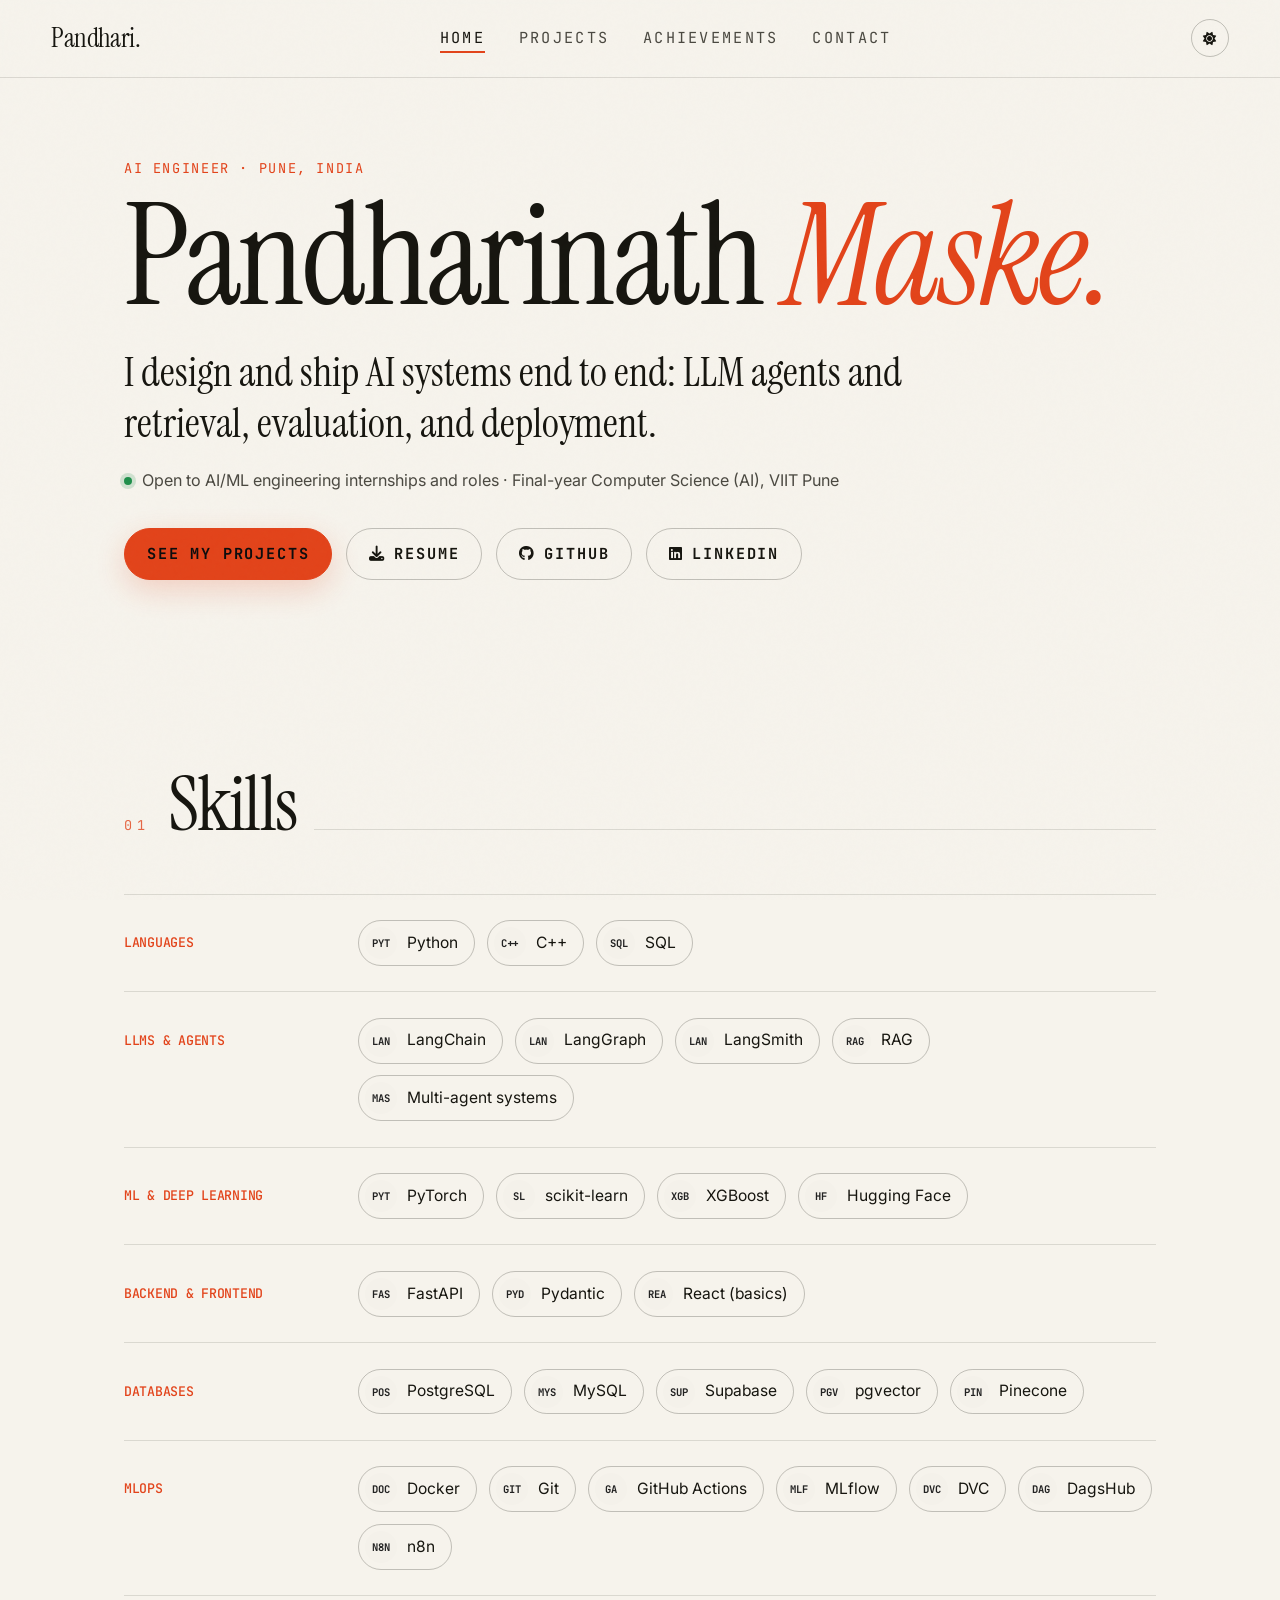
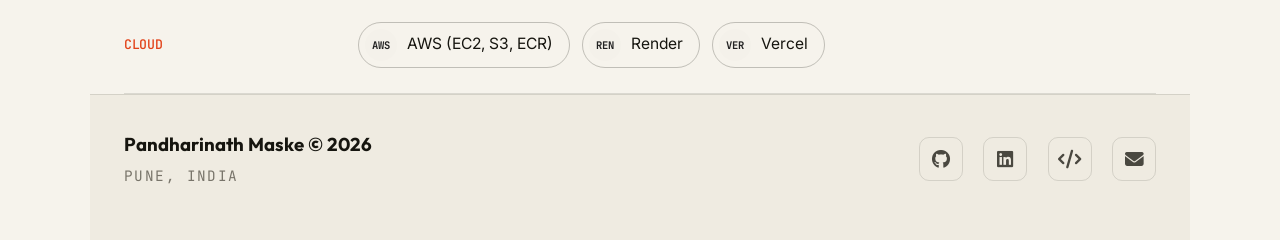
<file: index.html>
<!DOCTYPE html>
<html lang="en" data-theme="dark">
<head>
<meta charset="UTF-8"/>
<meta name="viewport" content="width=device-width, initial-scale=1.0"/>
<meta name="description" content="Pandharinath Maske — AI engineer building LLM agents, retrieval, evaluation and deployment. CS(AI) @ VIIT Pune."/>
<meta property="og:title" content="Pandharinath Maske — AI Engineer"/>
<meta property="og:description" content="I design and ship AI systems end to end."/>
<meta property="og:url" content="https://pandharimaske.github.io"/>
<title>Pandharinath Maske — AI Engineer</title>
<link rel="stylesheet" href="css/style.css"/>
<link rel="stylesheet" href="css/theme.css"/>
<link rel="stylesheet" href="https://cdnjs.cloudflare.com/ajax/libs/font-awesome/6.5.0/css/all.min.css"/>
<script>(function(){const t=localStorage.getItem('pm-theme')||(matchMedia('(prefers-color-scheme:dark)').matches?'dark':'light');document.documentElement.setAttribute('data-theme',t);})();</script>
</head>
<body>
<nav>
  <a class="nav-logo" href="index.html">Pandhari.</a>
  <ul class="nav-center">
    <li><a href="index.html" class="active">Home</a></li>
    <li><a href="projects.html">Projects</a></li>
    <li><a href="achievements.html">Achievements</a></li>
    <li><a href="contact.html">Contact</a></li>
  </ul>
  <div class="nav-right"><button class="theme-btn" id="theme-btn" title="Toggle theme"><i class="fas fa-moon"></i></button></div>
</nav>

<header class="hero2">
  <span class="eyebrow">AI Engineer · Pune, India</span>
  <h1>Pandharinath <em>Maske.</em></h1>
  <p class="lead">I design and ship AI systems end to end: LLM agents and retrieval, evaluation, and deployment.</p>
  <p class="status"><span class="dot"></span>Open to AI/ML engineering internships and roles · Final-year Computer Science (AI), VIIT Pune</p>
  <div class="cta-row">
    <a class="btn btn-primary" href="projects.html">See my projects</a>
    <a class="btn" href="assets/Pandharinath_Maske_Resume.pdf" download><i class="fas fa-download"></i> Resume</a>
    <a class="btn" href="https://github.com/Pandharimaske" target="_blank" rel="noopener"><i class="fab fa-github"></i> GitHub</a>
    <a class="btn" href="https://www.linkedin.com/in/pandharinath-maske-538381289/" target="_blank" rel="noopener"><i class="fab fa-linkedin"></i> LinkedIn</a>
  </div>
</header>

<section class="block" id="skills">
  <div class="section-header"><span class="section-num">01</span><h2 class="section-title">Skills</h2><div class="section-line"></div></div>
  <div id="skills-grid"></div>
</section>

<footer>
  <div><span class="footer-name">Pandharinath Maske © 2026</span><span class="footer-tagline">Pune, India</span></div>
  <ul class="footer-socials">
    <li><a href="https://github.com/Pandharimaske" target="_blank" rel="noopener" title="GitHub"><i class="fab fa-github"></i></a></li>
    <li><a href="https://www.linkedin.com/in/pandharinath-maske-538381289/" target="_blank" rel="noopener" title="LinkedIn"><i class="fab fa-linkedin"></i></a></li>
    <li><a href="https://leetcode.com/u/PandhariMaske1437/" target="_blank" rel="noopener" title="LeetCode"><i class="fas fa-code"></i></a></li>
    <li><a href="mailto:pandharinath1437@gmail.com" title="Email"><i class="fas fa-envelope"></i></a></li>
  </ul>
</footer>

<button id="btt" title="Back to top"><i class="fas fa-arrow-up"></i></button>
<script src="js/main.js"></script>
<script>
const G = {
  'Languages': [['Python','python'],['C++','cplusplus'],['SQL']],
  'LLMs & agents': [['LangChain','langchain'],['LangGraph','langgraph'],['LangSmith'],['RAG'],['Multi-agent systems']],
  'ML & deep learning': [['PyTorch','pytorch'],['scikit-learn','scikitlearn'],['XGBoost','xgboost'],['Hugging Face','huggingface']],
  'Backend & frontend': [['FastAPI','fastapi'],['Pydantic','pydantic'],['React (basics)','react']],
  'Databases': [['PostgreSQL','postgresql'],['MySQL','mysql'],['Supabase','supabase'],['pgvector'],['Pinecone','pinecone']],
  'MLOps': [['Docker','docker'],['Git','git'],['GitHub Actions','githubactions'],['MLflow','mlflow'],['DVC','dvc'],['DagsHub'],['n8n','n8n']],
  'Cloud': [['AWS (EC2, S3, ECR)','amazonwebservices'],['Render','render'],['Vercel','vercel']]
};
function mono(n){const w=n.replace(/\(.*\)/,'').trim().split(/[\s-]+/);return (w.length>1?w.map(x=>x[0]).join(''):n.slice(0,3)).slice(0,3).toUpperCase();}
const root = document.getElementById('skills-grid');
Object.entries(G).forEach(([g, items]) => {
  const row = document.createElement('div'); row.className = 'sg';
  const h = document.createElement('h3'); h.textContent = g;
  const box = document.createElement('div'); box.className = 'chips';
  items.forEach(([n, slug]) => {
    const c = document.createElement('div'); c.className = 'chip';
    const ic = document.createElement('span'); ic.className = 'ic';
    if (slug) { const im = new Image(); im.alt = ''; im.src = 'https://cdn.simpleicons.org/' + slug; im.onerror = () => { ic.textContent = mono(n); }; ic.appendChild(im); }
    else ic.textContent = mono(n);
    c.append(ic, n); box.appendChild(c);
  });
  row.append(h, box); root.appendChild(row);
});
</script>
</body>
</html>
</file>
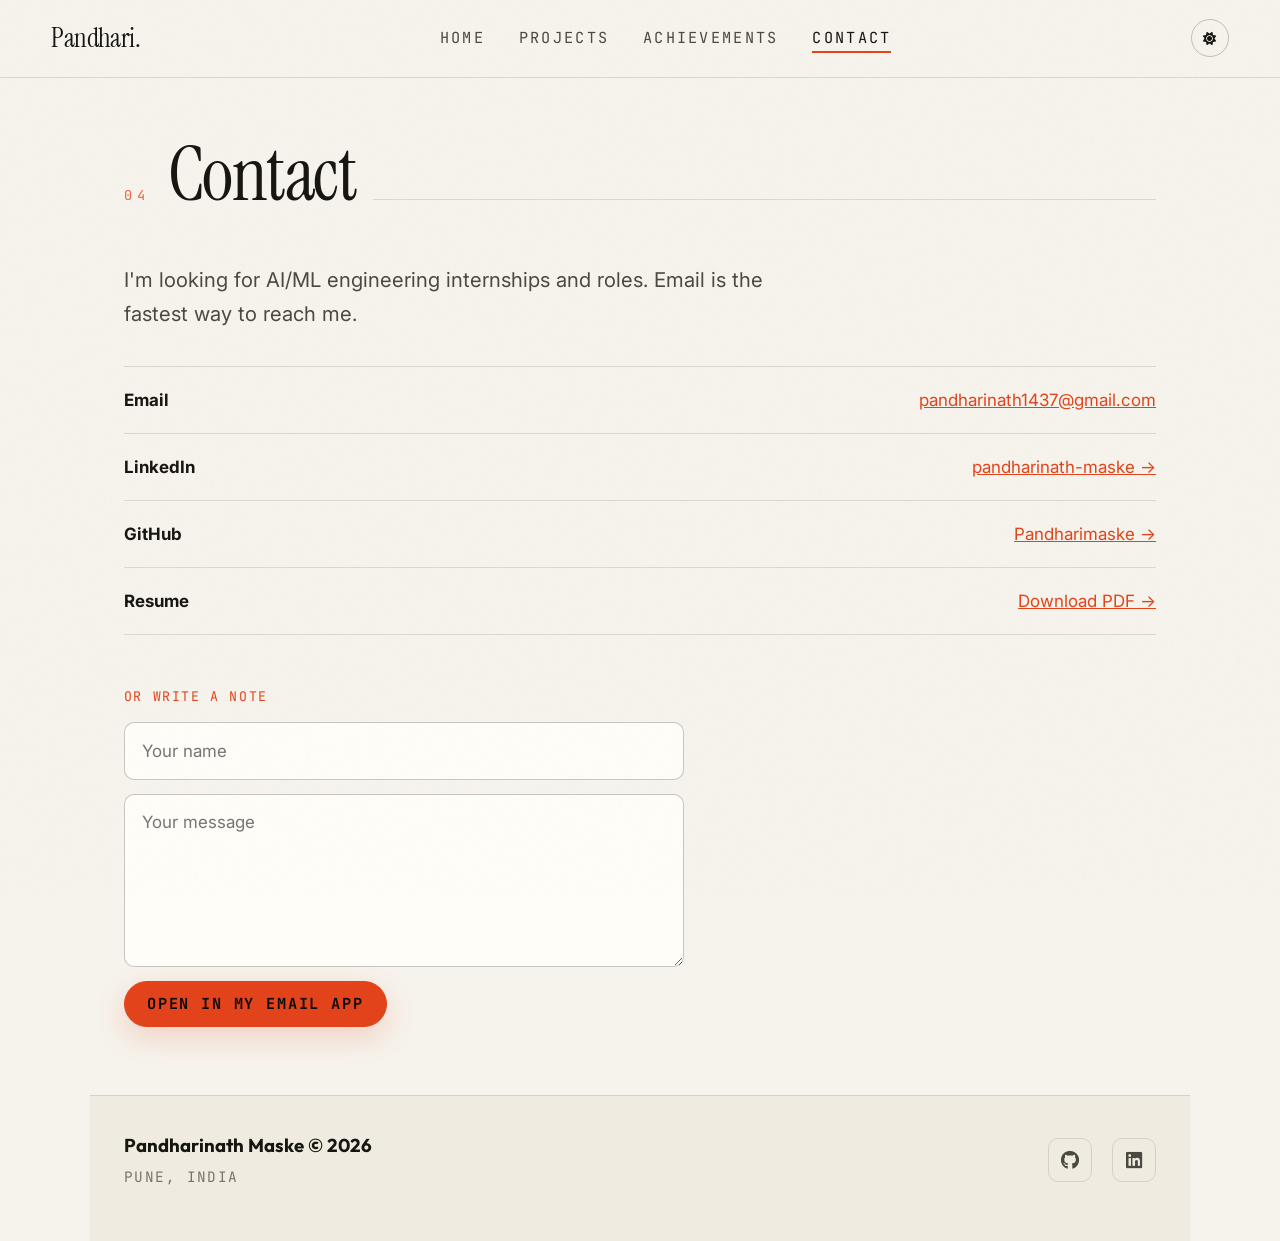
<file: contact.html>
<!DOCTYPE html>
<html lang="en" data-theme="dark">
<head>
<meta charset="UTF-8"/>
<meta name="viewport" content="width=device-width, initial-scale=1.0"/>
<meta name="description" content="Contact Pandharinath Maske for AI/ML internships and roles."/>
<title>Contact — Pandharinath Maske</title>
<link rel="stylesheet" href="css/style.css"/>
<link rel="stylesheet" href="css/theme.css"/>
<link rel="stylesheet" href="https://cdnjs.cloudflare.com/ajax/libs/font-awesome/6.5.0/css/all.min.css"/>
<script>(function(){const t=localStorage.getItem('pm-theme')||(matchMedia('(prefers-color-scheme:dark)').matches?'dark':'light');document.documentElement.setAttribute('data-theme',t);})();</script>
</head>
<body>
<nav>
  <a class="nav-logo" href="index.html">Pandhari.</a>
  <ul class="nav-center">
    <li><a href="index.html">Home</a></li>
    <li><a href="projects.html">Projects</a></li>
    <li><a href="achievements.html">Achievements</a></li>
    <li><a href="contact.html" class="active">Contact</a></li>
  </ul>
  <div class="nav-right"><button class="theme-btn" id="theme-btn"><i class="fas fa-moon"></i></button></div>
</nav>

<section class="page-section">
  <div class="section-header"><span class="section-num">04</span><h1 class="section-title">Contact</h1><div class="section-line"></div></div>
  <p class="lead">I'm looking for AI/ML engineering internships and roles. Email is the fastest way to reach me.</p>

  <div class="rows">
    <div class="row"><b>Email</b><a href="mailto:pandharinath1437@gmail.com" style="color:var(--amber)">pandharinath1437@gmail.com</a></div>
    <div class="row"><b>LinkedIn</b><a href="https://www.linkedin.com/in/pandharinath-maske-538381289/" target="_blank" rel="noopener" style="color:var(--amber)">pandharinath-maske →</a></div>
    <div class="row"><b>GitHub</b><a href="https://github.com/Pandharimaske" target="_blank" rel="noopener" style="color:var(--amber)">Pandharimaske →</a></div>
    <div class="row"><b>Resume</b><a href="assets/Pandharinath_Maske_Resume.pdf" download style="color:var(--amber)">Download PDF →</a></div>
  </div>

  <div class="rows-label">Or write a note</div>
  <form id="mail-form" style="max-width:560px">
    <input class="field" id="f-name" placeholder="Your name" required/>
    <textarea class="field" id="f-msg" rows="5" placeholder="Your message" required></textarea>
    <button class="btn btn-primary" type="submit">Open in my email app</button>
  </form>
</section>

<footer>
  <div><span class="footer-name">Pandharinath Maske © 2026</span><span class="footer-tagline">Pune, India</span></div>
  <ul class="footer-socials">
    <li><a href="https://github.com/Pandharimaske" target="_blank" rel="noopener"><i class="fab fa-github"></i></a></li>
    <li><a href="https://www.linkedin.com/in/pandharinath-maske-538381289/" target="_blank" rel="noopener"><i class="fab fa-linkedin"></i></a></li>
  </ul>
</footer>
<button id="btt"><i class="fas fa-arrow-up"></i></button>
<script src="js/main.js"></script>
<script>
document.getElementById('mail-form').addEventListener('submit',function(e){
  e.preventDefault();
  var n=document.getElementById('f-name').value, m=document.getElementById('f-msg').value;
  location.href='mailto:pandharinath1437@gmail.com?subject='+encodeURIComponent('Portfolio message from '+n)+'&body='+encodeURIComponent(m+'\n\n— '+n);
});
</script>
</body>
</html>
</file>
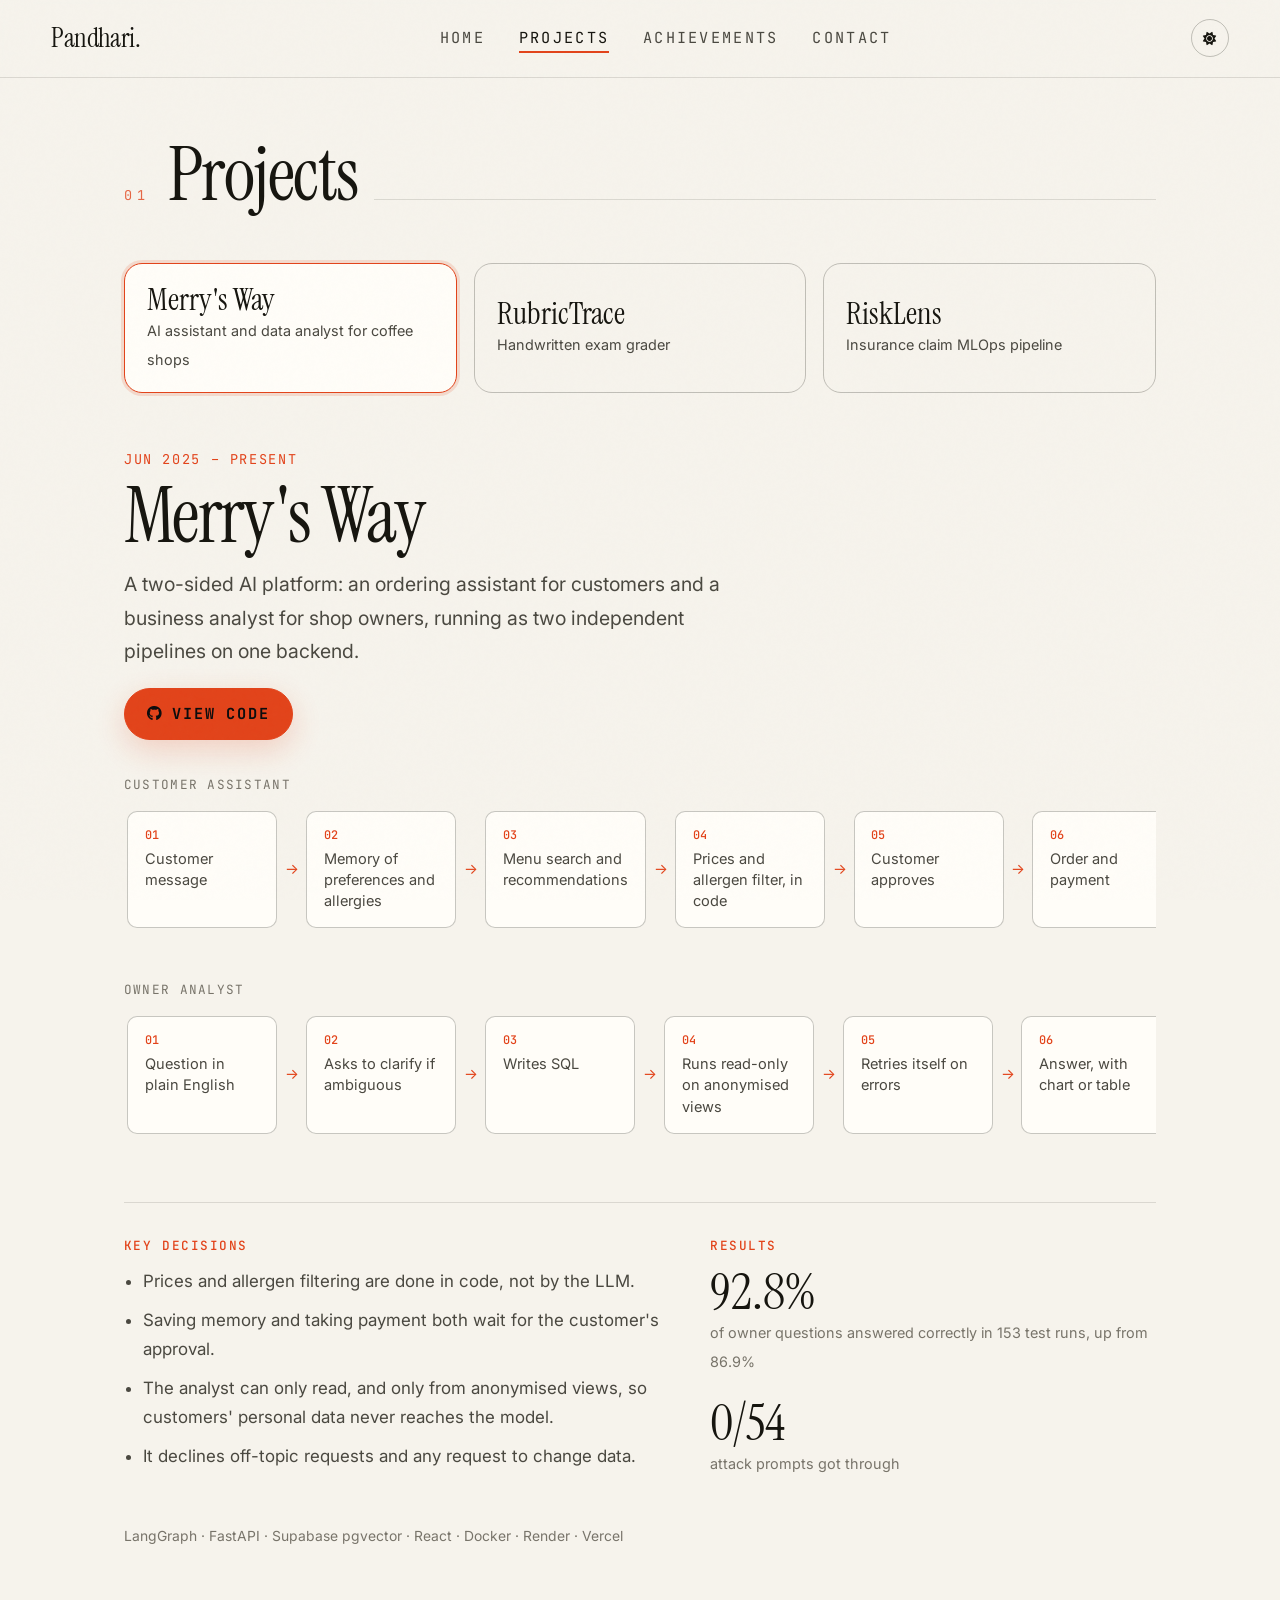
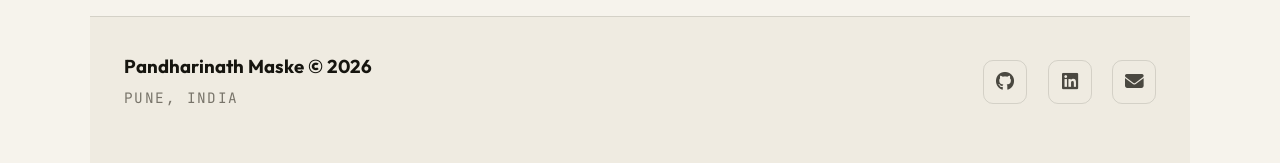
<file: projects.html>
<!DOCTYPE html>
<html lang="en" data-theme="dark">
<head>
<meta charset="UTF-8"/>
<meta name="viewport" content="width=device-width, initial-scale=1.0"/>
<meta name="description" content="Projects by Pandharinath Maske: Merry's Way, RubricTrace and RiskLens."/>
<title>Projects — Pandharinath Maske</title>
<link rel="stylesheet" href="css/style.css"/>
<link rel="stylesheet" href="css/theme.css"/>
<link rel="stylesheet" href="https://cdnjs.cloudflare.com/ajax/libs/font-awesome/6.5.0/css/all.min.css"/>
<script>(function(){const t=localStorage.getItem('pm-theme')||(matchMedia('(prefers-color-scheme:dark)').matches?'dark':'light');document.documentElement.setAttribute('data-theme',t);})();</script>
<style>
.ptabs{display:grid;grid-template-columns:repeat(auto-fit,minmax(210px,1fr));gap:1rem;margin-bottom:3rem}
.ptab{text-align:left;padding:1.1rem 1.3rem;border:1px solid var(--border2);border-radius:var(--radius-lg);background:transparent;color:var(--text);font:inherit;transition:.25s}
.ptab:hover{border-color:var(--amber)}
.ptab[aria-selected="true"]{background:var(--card);border-color:var(--amber);box-shadow:0 0 0 3px rgba(var(--amber-rgb),.15)}
.ptab strong{display:block;font-family:'Instrument Serif',serif;font-weight:400;font-size:1.8rem;line-height:1.1}
.ptab span{font-size:.85rem;color:var(--text2)}
.stage{animation:fadeUp .45s both}
.stage h2{font-size:clamp(2.8rem,6vw,4.8rem);line-height:1;margin:.3rem 0 .8rem}
.stage .sub{font-size:1.15rem;color:var(--text2);max-width:640px;margin-bottom:1.2rem}
.lane-t{font-family:'JetBrains Mono',monospace;font-size:.75rem;letter-spacing:.1em;text-transform:uppercase;color:var(--muted);margin:2rem 0 .6rem}
.flow{display:flex;gap:1.7rem;overflow-x:auto;padding:.3rem .2rem 1rem}
.step{position:relative;flex:1 0 150px;padding:.9rem 1rem;border:1px solid var(--border2);border-radius:var(--radius);background:var(--card);font-size:.86rem;line-height:1.45;color:var(--text2)}
.step b{display:block;font:500 .7rem 'JetBrains Mono',monospace;color:var(--amber);margin-bottom:.35rem}
.step:not(:last-child)::after{content:'→';position:absolute;right:-1.35rem;top:50%;transform:translateY(-50%);color:var(--amber)}
.two{display:grid;grid-template-columns:1.2fr 1fr;gap:3rem;margin-top:3rem;padding-top:2rem;border-top:1px solid var(--border)}
.two h4{font:500 .75rem 'JetBrains Mono',monospace;letter-spacing:.12em;text-transform:uppercase;color:var(--amber);margin:0 0 .8rem}
.two ul{padding-left:1.1rem;margin:0;color:var(--text2)}.two li{margin:.6rem 0}
.big{margin-bottom:1.3rem}.big b{display:block;font-family:'Instrument Serif',serif;font-weight:400;font-size:3rem;line-height:1}.big span{font-size:.85rem;color:var(--muted)}
.note{font-size:.82rem;color:var(--muted);margin-top:1.5rem}
@media(max-width:800px){.flow{flex-direction:column;overflow:visible}.step:not(:last-child)::after{content:'↓';right:auto;left:1rem;top:auto;bottom:-1.45rem;transform:none}.two{grid-template-columns:1fr;gap:2rem}}
</style>
</head>
<body>
<nav>
  <a class="nav-logo" href="index.html">Pandhari.</a>
  <ul class="nav-center">
    <li><a href="index.html">Home</a></li>
    <li><a href="projects.html" class="active">Projects</a></li>
    <li><a href="achievements.html">Achievements</a></li>
    <li><a href="contact.html">Contact</a></li>
  </ul>
  <div class="nav-right"><button class="theme-btn" id="theme-btn"><i class="fas fa-moon"></i></button></div>
</nav>

<section class="page-section">
  <div class="section-header"><span class="section-num">01</span><h1 class="section-title">Projects</h1><div class="section-line"></div></div>
  <div class="ptabs" id="ptabs" role="tablist"></div>
  <div id="stage"></div>
</section>

<footer>
  <div><span class="footer-name">Pandharinath Maske © 2026</span><span class="footer-tagline">Pune, India</span></div>
  <ul class="footer-socials">
    <li><a href="https://github.com/Pandharimaske" target="_blank" rel="noopener"><i class="fab fa-github"></i></a></li>
    <li><a href="https://www.linkedin.com/in/pandharinath-maske-538381289/" target="_blank" rel="noopener"><i class="fab fa-linkedin"></i></a></li>
    <li><a href="mailto:pandharinath1437@gmail.com"><i class="fas fa-envelope"></i></a></li>
  </ul>
</footer>
<button id="btt"><i class="fas fa-arrow-up"></i></button>
<script src="js/main.js"></script>
<script>
const P = {
  'merrys-way': {
    name: "Merry's Way", tab: 'AI assistant and data analyst for coffee shops', date: 'Jun 2025 – Present',
    sub: 'A two-sided AI platform: an ordering assistant for customers and a business analyst for shop owners, running as two independent pipelines on one backend.',
    repo: 'https://github.com/Pandharimaske/Multi-Agent-Commerce-Platform-for-Coffee-Shop',
    lanes: [
      { t: 'Customer assistant', s: ['Customer message', 'Memory of preferences and allergies', 'Menu search and recommendations', 'Prices and allergen filter, in code', 'Customer approves', 'Order and payment'] },
      { t: 'Owner analyst', s: ['Question in plain English', 'Asks to clarify if ambiguous', 'Writes SQL', 'Runs read-only on anonymised views', 'Retries itself on errors', 'Answer, with chart or table'] }
    ],
    dec: ['Prices and allergen filtering are done in code, not by the LLM.', 'Saving memory and taking payment both wait for the customer\'s approval.', 'The analyst can only read, and only from anonymised views, so customers\' personal data never reaches the model.', 'It declines off-topic requests and any request to change data.'],
    res: [['92.8%', 'of owner questions answered correctly in 153 test runs, up from 86.9%'], ['0/54', 'attack prompts got through']],
    note: 'LangGraph · FastAPI · Supabase pgvector · React · Docker · Render · Vercel'
  },
  'rubrictrace': {
    name: 'RubricTrace', tab: 'Handwritten exam grader', date: 'Sept 2026 – Present',
    sub: 'A self-hosted grader for scanned handwritten exams. The AI does the first pass; the teacher stays in control.',
    repo: 'https://github.com/Pandharimaske/RubricTrace',
    lanes: [
      { t: 'Grading pipeline', s: ['Teacher defines the exam once', 'Bulk upload of scanned papers', 'Vision model reads each page', 'Objective answers: fixed rules. The rest: LLM vs rubric', 'Unsure answers go to the teacher', 'Mark and reasoning for every answer'] }
    ],
    dec: ['Blank pages are skipped, answers spanning pages are merged, and illegible ones are flagged.', 'Changing how strict the review threshold is re-sorts existing grades without re-grading.', 'Teacher decisions are never overwritten by a re-grade.'],
    res: [['0.94', 'agreement with teacher marks (QWK, 1.0 = perfect) on multiple-choice questions'], ['96.9%', 'of multiple-choice marks identical to the teacher\'s']],
    note: 'Tested on a public dataset of 50 students with teacher marks (1,000 multiple-choice records). FastAPI · React · Pydantic · PostgreSQL'
  },
  'risklens': {
    name: 'RiskLens', tab: 'Insurance claim MLOps pipeline', date: 'March 2025',
    sub: 'An end-to-end pipeline that predicts vehicle insurance claim likelihood, from raw data to a deployed API.',
    repo: 'https://github.com/Pandharimaske/CreditRisk-MLSystem',
    lanes: [
      { t: 'Pipeline', s: ['Data from AWS S3', 'Schema validation', 'XGBoost and LightGBM, tuned with Optuna', 'New model must beat the current one', 'Promoted in MLflow registry', 'Docker image to ECR, run on EC2', 'FastAPI prediction endpoint'] }
    ],
    dec: ['A new model replaces the current one only if it beats it on AUC by more than 0.005.', 'Data and parameters are versioned with DVC, and runs are tracked on DagsHub with SHAP charts.', 'Every push to main builds the image, pushes it to AWS ECR and redeploys on EC2.', 'Claims are rare, so training data is rebalanced with SMOTEENN.'],
    res: [['0.91', 'AUC-ROC (1.0 = perfect separation of claims from non-claims)'], ['0.79 → 0.86', 'F1 score before and after tuning and resampling']],
    note: 'XGBoost · LightGBM · Optuna · MLflow · DVC · SHAP · FastAPI · Docker · GitHub Actions · AWS (S3, ECR, EC2)'
  }
};
const tabs = document.getElementById('ptabs'), stage = document.getElementById('stage');
function show(id) {
  const p = P[id]; if (!p) return;
  tabs.querySelectorAll('.ptab').forEach(b => b.setAttribute('aria-selected', b.dataset.id === id));
  history.replaceState(null, '', '#' + id);
  stage.innerHTML = `<div class="stage">
    <span class="eyebrow">${p.date}</span><h2>${p.name}</h2><p class="sub">${p.sub}</p>
    <a class="btn btn-primary" href="${p.repo}" target="_blank" rel="noopener"><i class="fab fa-github"></i> View code</a>
    ${p.lanes.map(l => `<div class="lane-t">${p.lanes.length > 1 ? l.t : 'How it works'}</div><div class="flow">${l.s.map((s, i) => `<div class="step"><b>${String(i + 1).padStart(2, '0')}</b>${s}</div>`).join('')}</div>`).join('')}
    <div class="two"><div><h4>Key decisions</h4><ul>${p.dec.map(d => `<li>${d}</li>`).join('')}</ul></div>
    <div><h4>Results</h4>${p.res.map(r => `<div class="big"><b>${r[0]}</b><span>${r[1]}</span></div>`).join('')}</div></div>
    <p class="note">${p.note}</p></div>`;
}
Object.entries(P).forEach(([id, p]) => {
  const b = document.createElement('button'); b.className = 'ptab'; b.dataset.id = id; b.setAttribute('role', 'tab');
  b.innerHTML = `<strong>${p.name}</strong><span>${p.tab}</span>`;
  b.onclick = () => show(id); tabs.appendChild(b);
});
show(P[location.hash.slice(1)] ? location.hash.slice(1) : 'merrys-way');
</script>
</body>
</html>
</file>
<file: css/style.css>
/* ============================================
   PANDHARINATH MASKE — Portfolio v5.5
   "Advanced Neural Command Center"
   ============================================ */

@import url('https://fonts.googleapis.com/css2?family=Outfit:wght@300;400;500;600;700;800&family=Inter:wght@300;400;500;600&family=JetBrains+Mono:wght@300;400;500;700&display=swap');

/* ── TOKENS ── */
:root {
  --bg:        #020205;
  --bg2:       #050510;
  --bg3:       #0a0a1a;
  --card:      rgba(8, 8, 16, 0.75);
  --cyan:      #00f2ff;
  --cyan-rgb:  0, 242, 255;
  --purple:    #7c3aed;
  --purple-rgb: 124, 58, 237;
  --amber:     #ffaa00;
  --amber-rgb: 255, 170, 0;
  --green:     #00ff9d;
  --text:      #f0faff;
  --text2:     #a0b0c0;
  --muted:     #506070;
  --border:    rgba(0, 242, 255, 0.1);
  --border-amber: rgba(255, 170, 0, 0.15);
  --radius:    6px;
  --radius-lg: 16px;
  
  --glass-border: rgba(255, 255, 255, 0.04);
  --shadow-premium: 0 40px 100px rgba(0,0,0,0.8), 0 0 40px rgba(0,0,0,0.4);
}

html[data-theme="light"] {
  --bg:      #f5f7fa;
  --bg2:     #edf1f5;
  --bg3:     #e2e8f0;
  --card:    rgba(255, 255, 255, 0.9);
  --text:    #0f172a;
  --text2:   #475569;
  --muted:   #94a3b8;
  --border:  rgba(0, 100, 255, 0.1);
}

/* ── RESET & BASE ── */
*, *::before, *::after { box-sizing: border-box; margin: 0; padding: 0; }
html { scroll-behavior: smooth; font-size: 16px; }

body {
  background: var(--bg);
  background-attachment: fixed;
  color: var(--text);
  font-family: 'Inter', sans-serif;
  font-weight: 400;
  line-height: 1.7;
  overflow-x: hidden;
  cursor: none;
}

/* ── CUSTOM CURSOR ── */
#cursor {
  position: fixed;
  width: 8px; height: 8px;
  background: var(--amber);
  border-radius: 50%;
  pointer-events: none;
  z-index: 99999;
  transform: translate(-50%, -50%);
  box-shadow: 0 0 15px var(--amber);
}

#cursor-ring {
  position: fixed;
  width: 40px; height: 40px;
  border: 1px solid rgba(var(--amber-rgb), 0.3);
  border-radius: 50%;
  pointer-events: none;
  z-index: 99998;
  transform: translate(-50%, -50%);
  transition: width 0.25s, height 0.25s, border-color 0.25s, border-width 0.2s;
}

body:has(a:hover, button:hover, .cmd-chip:hover, .tilt-hover:hover) #cursor { transform: translate(-50%, -50%) scale(1.6); background: #fff; box-shadow: 0 0 20px #fff; }
body:has(a:hover, button:hover, .cmd-chip:hover, .tilt-hover:hover) #cursor-ring { width: 64px; height: 64px; border-color: var(--cyan); border-width: 2px; }

/* ── SCROLL PROGRESS ── */
#scroll-progress {
  position: fixed;
  top: 0; left: 0;
  height: 2px;
  background: linear-gradient(90deg, var(--purple), var(--cyan), var(--amber));
  z-index: 9999;
  width: 0%;
  box-shadow: 0 0 20px var(--cyan);
}

/* ── NOISE & BACKGROUND ── */
body::before {
  content: '';
  position: fixed; inset: 0;
  background-image: url("data:image/svg+xml,%3Csvg viewBox='0 0 200 200' xmlns='http://www.w3.org/2000/svg'%3E%3Cfilter id='n'%3E%3CfeTurbulence type='fractalNoise' baseFrequency='0.85' numOctaves='4' stitchTiles='stitch'/%3E%3C/filter%3E%3Crect width='100%25' height='100%25' filter='url(%23n)' opacity='0.015'/%3E%3C/svg%3E");
  pointer-events: none;
  z-index: 99997;
}

.data-drift {
  position: fixed; inset: 0; z-index: -1;
  pointer-events: none; opacity: 0.15;
  background-image: radial-gradient(circle at 50% 50%, rgba(var(--cyan-rgb), 0.05) 0%, transparent 70%);
}

/* ── NAV ── */
nav {
  position: fixed; top: 0; left: 0; right: 0;
  z-index: 1000;
  display: flex;
  justify-content: space-between;
  align-items: center;
  padding: 1.2rem 4rem;
  background: rgba(2, 2, 8, 0.85);
  backdrop-filter: blur(24px);
  -webkit-backdrop-filter: blur(24px);
  border-bottom: 1px solid var(--glass-border);
}

.nav-logo {
  font-family: 'Outfit', sans-serif;
  font-size: 1.4rem;
  font-weight: 800;
  color: var(--text);
  text-decoration: none;
  letter-spacing: -0.04em;
}
.nav-logo span { color: var(--amber); text-shadow: 0 0 20px var(--amber); }

.nav-center { display: flex; gap: 2.5rem; list-style: none; }
.nav-center a {
  font-family: 'JetBrains Mono', monospace;
  font-size: 0.7rem;
  color: var(--text2);
  text-decoration: none;
  letter-spacing: 0.15em;
  text-transform: uppercase;
  transition: all 0.3s;
  position: relative;
  padding: 0.5rem 0;
}
.nav-center a::after {
  content: '';
  position: absolute; bottom: 0; left: 0; width: 0; height: 1px;
  background: var(--amber); transition: width 0.3s ease;
}
.nav-center a:hover,
.nav-center a.active { color: var(--amber); }
.nav-center a:hover::after,
.nav-center a.active::after { width: 100%; }

.theme-btn {
  background: transparent; border: 1px solid var(--glass-border);
  color: var(--muted); width: 36px; height: 36px; border-radius: var(--radius);
  cursor: none; display: flex; align-items: center; justify-content: center;
  transition: all 0.3s;
}
.theme-btn:hover { border-color: var(--amber); color: var(--amber); background: rgba(var(--amber-rgb), 0.05); }

/* ── PAGE LAYOUT ── */
.page-section { padding: 10rem 4rem 6rem; }

.section-header { display: flex; align-items: center; gap: 2rem; margin-bottom: 5rem; }
.section-num {
  font-family: 'JetBrains Mono', monospace;
  font-size: 0.65rem; color: var(--amber);
  letter-spacing: 0.4em; flex-shrink: 0; opacity: 0.8;
}
.section-title {
  font-family: 'Outfit', sans-serif;
  font-size: clamp(2.5rem, 6vw, 4rem);
  font-weight: 800; letter-spacing: -0.04em;
  color: var(--text);
}
.section-line { flex: 1; height: 1px; background: linear-gradient(90deg, var(--glass-border), transparent); }

/* ── HUD COMPONENTS ── */
.hud-panel {
  background: var(--card);
  backdrop-filter: blur(24px);
  -webkit-backdrop-filter: blur(24px);
  border: 1px solid var(--glass-border);
  border-radius: var(--radius-lg);
  position: relative;
  transition: transform 0.4s cubic-bezier(0.2, 0, 0.2, 1), border-color 0.4s;
  box-shadow: var(--shadow-premium);
}
.hud-panel:hover { border-color: rgba(var(--cyan-rgb), 0.2); }

.tilt-hover { transform-style: preserve-3d; perspective: 1000px; }
.tilt-hover > * { transition: transform 0.4s cubic-bezier(0.2, 0, 0.2, 1); }
.tilt-hover:hover > * { transform: translateZ(20px); }

.block-label {
  font-family: 'JetBrains Mono', monospace;
  font-size: 0.65rem; color: var(--cyan);
  letter-spacing: 0.3em; text-transform: uppercase;
  margin-bottom: 2rem; display: flex; align-items: center; gap: 1.5rem;
}
.block-label::after { content:''; flex:1; height:1px; background: linear-gradient(90deg, var(--border), transparent); }

/* ── BUTTONS ── */
.btn {
  display: inline-flex; align-items: center; gap: 0.8rem;
  padding: 1rem 2.2rem;
  border-radius: var(--radius);
  font-family: 'JetBrains Mono', monospace;
  font-size: 0.75rem; font-weight: 700;
  text-decoration: none; transition: all 0.4s cubic-bezier(0.4, 0, 0.2, 1);
  cursor: none; text-transform: uppercase; letter-spacing: 0.12em;
}

.btn-primary {
  background: linear-gradient(135deg, var(--amber), #ff8800);
  color: #050510;
  box-shadow: 0 10px 30px rgba(var(--amber-rgb), 0.2);
}
.btn-primary:hover {
  transform: translateY(-4px) scale(1.02);
  box-shadow: 0 15px 40px rgba(var(--amber-rgb), 0.35);
}

.btn-ghost {
  border: 1px solid var(--glass-border); color: var(--cyan);
  background: rgba(var(--cyan-rgb), 0.04);
}
.btn-ghost:hover {
  border-color: var(--cyan); background: rgba(var(--cyan-rgb), 0.08);
  transform: translateY(-4px); color: #fff;
}

/* ── FOOTER ── */
footer {
  padding: 4rem; border-top: 1px solid var(--glass-border);
  display: flex; justify-content: space-between; align-items: center;
  flex-wrap: wrap; gap: 2rem; background: var(--bg2);
}
.footer-name { font-family: 'Outfit'; font-size: 1.1rem; font-weight: 700; color: var(--text); }
.footer-tagline { font-family: 'JetBrains Mono'; font-size: 0.65rem; color: var(--muted); text-transform: uppercase; letter-spacing: 0.1em; }
.footer-socials { display: flex; gap: 1rem; list-style: none; }
.footer-socials a {
  width: 44px; height: 44px; border: 1px solid var(--glass-border);
  border-radius: var(--radius); color: var(--muted);
  display: flex; align-items: center; justify-content: center;
  transition: all 0.3s; text-decoration: none;
}
.footer-socials a:hover { color: var(--amber); border-color: var(--amber); transform: translateY(-4px); background: rgba(var(--amber-rgb), 0.05); }

/* ── AI WIDGET STYLES ── */
#ai-widget-toggle {
  position: fixed; bottom: 2rem; right: 2rem;
  width: 56px; height: 56px; border-radius: 50%;
  background: var(--bg3); border: 1px solid var(--glass-border);
  color: var(--amber); display: flex; align-items: center; justify-content: center;
  font-size: 1.5rem; cursor: none; z-index: 1001;
  box-shadow: 0 15px 45px rgba(0,0,0,0.7);
  transition: all 0.4s cubic-bezier(0.175, 0.885, 0.32, 1.275);
}
#ai-widget-toggle:hover { transform: scale(1.1) rotate(5deg); border-color: var(--amber); box-shadow: 0 0 40px rgba(var(--amber-rgb), 0.3); }

#ai-chat-window {
  position: fixed; bottom: 6.5rem; right: 2rem;
  width: 380px; height: 520px;
  background: rgba(10, 10, 25, 0.9);
  backdrop-filter: blur(25px);
  border: 1px solid var(--glass-border);
  border-radius: var(--radius-lg);
  display: flex; flex-direction: column;
  box-shadow: 0 20px 80px rgba(0,0,0,0.8);
  z-index: 1000;
  opacity: 0; pointer-events: none; transform: translateY(20px) scale(0.95);
  transition: all 0.4s cubic-bezier(0.19, 1, 0.22, 1);
}
#ai-chat-window.open { opacity: 1; pointer-events: all; transform: translateY(0) scale(1); }

.ai-chat-header {
  padding: 1.2rem 1.5rem;
  border-bottom: 1px solid var(--glass-border);
  display: flex; justify-content: space-between; align-items: center;
  background: rgba(var(--amber-rgb), 0.05);
}
.ai-header-info { display: flex; align-items: center; gap: 0.8rem; }
.ai-dot { width: 8px; height: 8px; border-radius: 50%; background: var(--amber); box-shadow: 0 0 10px var(--amber); }
.ai-title { font-family: 'JetBrains Mono'; font-size: 0.7rem; font-weight: 700; color: var(--text); letter-spacing: 0.1em; }
#ai-chat-close { background: transparent; border: none; color: var(--muted); cursor: none; transition: 0.3s; }
#ai-chat-close:hover { color: var(--amber); }

#ai-chat-messages {
  flex: 1; padding: 1.5rem; overflow-y: auto;
  display: flex; flex-direction: column; gap: 1.2rem;
}
.ai-msg { max-width: 85%; }
.ai-msg.bot { align-self: flex-start; }
.ai-msg.user { align-self: flex-end; }
.ai-msg-content {
  padding: 1rem 1.2rem; font-size: 0.85rem; line-height: 1.5;
  border-radius: var(--radius);
}
.ai-msg.bot .ai-msg-content { background: rgba(var(--amber-rgb), 0.06); border: 1px solid rgba(var(--amber-rgb), 0.1); color: var(--text); }
.ai-msg.user .ai-msg-content { background: var(--bg3); border: 1px solid var(--glass-border); color: var(--amber); }

.ai-chat-input-area {
  padding: 1.2rem; border-top: 1px solid var(--glass-border);
  display: flex; gap: 0.8rem; background: rgba(2, 2, 5, 0.5);
}
#ai-chat-input {
  flex: 1; background: var(--bg2); border: 1px solid var(--glass-border);
  border-radius: var(--radius); padding: 0.8rem 1rem;
  color: var(--text); font-family: 'Inter'; font-size: 0.85rem; outline: none; transition: 0.3s;
}
#ai-chat-input:focus { border-color: var(--amber); background: rgba(var(--amber-rgb), 0.03); }
#ai-chat-send {
  width: 44px; height: 44px; background: var(--amber); color: var(--bg);
  border: none; border-radius: var(--radius); cursor: none; transition: 0.3s;
}
#ai-chat-send:hover { transform: scale(1.05); box-shadow: 0 0 20px rgba(var(--amber-rgb), 0.3); }

/* ── ANIMATIONS ── */
@keyframes pulse-green {
  0% { box-shadow: 0 0 0 0 rgba(0, 255, 157, 0.4); }
  70% { box-shadow: 0 0 0 12px rgba(0, 255, 157, 0); }
  100% { box-shadow: 0 0 0 0 rgba(0, 255, 157, 0); }
}

.reveal { opacity: 0; transform: translateY(40px); transition: all 1s cubic-bezier(0.19, 1, 0.22, 1); }
.reveal.visible { opacity: 1; transform: translateY(0); }

/* ── SCROLLBAR ── */
::-webkit-scrollbar { width: 5px; }
::-webkit-scrollbar-track { background: var(--bg); }
::-webkit-scrollbar-thumb { background: linear-gradient(to bottom, var(--purple), var(--amber)); border-radius: 10px; }

/* ── MOBILE ADAPTATIONS ── */
@media (max-width: 800px) {
  nav { padding: 1.2rem 2rem; }
  .nav-center { display: none; }
  .page-section { padding: 8rem 2rem 4rem; }
  footer { padding: 3rem 2rem; }
  #cursor, #cursor-ring { display: none; }
  body { cursor: auto; }
}
</file>
<file: css/theme.css>
@import url('https://fonts.googleapis.com/css2?family=Instrument+Serif:ital@0;1&family=Inter:wght@400;500;600&family=JetBrains+Mono:wght@400;500&display=swap');
/* Editorial theme: loads after style.css and overrides it */
:root,html[data-theme="dark"]{--bg:#0c0c0d;--bg2:#111113;--card:#151517;--text:#f2efe8;--text2:#bdb9ae;--muted:#8d897f;--border:rgba(242,239,232,.1);--border2:rgba(242,239,232,.2);--glass-border:rgba(242,239,232,.1);--amber:#ff6a3d;--amber-rgb:255,106,61;--gold:#ff6a3d;--cyan:#e9e4d6;--cyan-rgb:233,228,214;--purple:#a8a29e;--purple2:#a8a29e;--purple-rgb:168,162,158;--green:#7ddc8f;--green-rgb:125,220,143;--border-amber:rgba(255,106,61,.35);--glow:rgba(255,106,61,.12);--radius:10px;--radius-lg:18px}
html[data-theme="light"]{--bg:#f6f3ec;--bg2:#efebe1;--card:#fffdf8;--text:#16150f;--text2:#4a4840;--muted:#78746a;--border:rgba(22,21,15,.12);--border2:rgba(22,21,15,.24);--glass-border:rgba(22,21,15,.12);--amber:#e2431a;--amber-rgb:226,67,26;--gold:#e2431a;--cyan:#2a2923;--cyan-rgb:42,41,35;--purple:#6b675d;--purple2:#6b675d;--purple-rgb:107,103,93;--green:#1f8f4a;--green-rgb:31,143,74;--border-amber:rgba(226,67,26,.4);--glow:rgba(226,67,26,.1)}
@keyframes fadeUp{from{opacity:0;transform:translateY(16px)}to{opacity:1;transform:none}}
@keyframes fadeIn{from{opacity:0}to{opacity:1}}
@keyframes spin-slow{to{transform:rotate(360deg)}}
@keyframes float{50%{transform:translateY(-8px)}}
html{font-size:106%;scroll-behavior:smooth}
body{background:var(--bg)!important;color:var(--text);font-family:'Inter',system-ui,sans-serif;line-height:1.7}
h1,h2,h3,.hero-name,.section-title,.exp-title,.about-headline,.cta-h,.sp-name,.tc-title,.ec-val,.nav-logo,.astat-val,.tm-val{font-family:'Instrument Serif',Georgia,serif!important;font-weight:400!important;letter-spacing:-.02em!important}
*,.btn{cursor:auto!important}a,button,.ql,.checkpoint{cursor:pointer!important}
#cursor,#cursor-ring,.math-float,.noise,#scroll-progress{display:none!important}
.tech-key,.ll-count,.ll-num,.epoch-lbl,.astat-lbl,.tm-lbl,.ec-metric,.cp-label,.exp-id,.cr-badge,.hud-tag,.sp-conf-label,.sp-used-label,.ide-tab,.res-header{font-size:.72rem!important}
.tech-val,.cr-issuer,.res-body{font-size:.82rem!important}
nav{position:fixed;top:0;left:0;right:0;z-index:100;display:flex;align-items:center;justify-content:space-between;padding:.9rem clamp(1.2rem,4vw,3.5rem);background:color-mix(in srgb,var(--bg) 82%,transparent);backdrop-filter:blur(14px);border-bottom:1px solid var(--border)}
.nav-logo{font-size:1.6rem;color:var(--text);text-decoration:none}
.nav-center{display:flex;gap:2rem;list-style:none;margin:0;padding:0}
.nav-center a{color:var(--text2);text-decoration:none;font-size:.9rem;padding-bottom:.2rem;border-bottom:1px solid transparent}
.nav-center a:hover,.nav-center a.active{color:var(--text);border-color:var(--amber)}
.theme-btn{background:none;border:1px solid var(--border2);color:var(--text);width:38px;height:38px;border-radius:50%}
.page-section{max-width:1100px;margin:0 auto;padding:8rem clamp(1.2rem,4vw,2rem) 4rem!important}
.section-header{display:flex;align-items:baseline;gap:1rem;margin-bottom:3rem}
.section-num{font-family:'JetBrains Mono',monospace;color:var(--amber);font-size:.8rem}
.section-title{font-size:clamp(2.6rem,6vw,4.5rem)!important;line-height:1}
.section-line{flex:1;height:1px;background:var(--border)}
.btn{display:inline-flex;align-items:center;gap:.5rem;padding:.7rem 1.3rem;border-radius:99px;font-size:.9rem;text-decoration:none;border:1px solid var(--border2);color:var(--text);background:transparent;transition:.25s}
.btn:hover{border-color:var(--amber);transform:translateY(-2px)}
.btn-primary{background:var(--amber);border-color:var(--amber);color:#0c0c0d}
.reveal,.reveal-stagger{opacity:0;transform:translateY(18px);transition:opacity .7s,transform .7s}
.reveal.visible,.reveal-stagger.visible{opacity:1;transform:none}
footer{max-width:1100px;margin:0 auto;padding:2rem clamp(1.2rem,4vw,2rem) 3rem;border-top:1px solid var(--border);display:flex;justify-content:space-between;gap:1rem;flex-wrap:wrap;align-items:center;color:var(--muted)}
.footer-name{display:block;color:var(--text)}.footer-tagline{font-size:.85rem}
.footer-socials{display:flex;gap:1.2rem;list-style:none;margin:0;padding:0}.footer-socials a{color:var(--text2);font-size:1.1rem}.footer-socials a:hover{color:var(--amber)}
#btt{position:fixed;right:1.2rem;bottom:1.2rem;width:42px;height:42px;border-radius:50%;border:1px solid var(--border2);background:var(--card);color:var(--text);opacity:0;pointer-events:none;transition:.3s;z-index:90}#btt.show{opacity:1;pointer-events:auto}
/* Home */
.hero2{max-width:1100px;margin:0 auto;padding:9rem clamp(1.2rem,4vw,2rem) 3rem}
.eyebrow{font-family:'JetBrains Mono',monospace;font-size:.8rem;color:var(--amber);letter-spacing:.12em;text-transform:uppercase}
.hero2 h1{font-size:clamp(3.6rem,11vw,8.5rem);line-height:.92;margin:.6rem 0 1.6rem}
.hero2 h1 em{color:var(--amber)}
.lead{max-width:640px;font-size:1.2rem;color:var(--text2);margin-bottom:2rem}
.cta-row{display:flex;gap:.8rem;flex-wrap:wrap;margin-bottom:4rem}
.stats{display:grid;grid-template-columns:repeat(4,1fr);gap:1px;background:var(--border);border:1px solid var(--border);border-radius:var(--radius-lg);overflow:hidden}
.stat{background:var(--bg);padding:1.4rem}.stat b{display:block;font-family:'Instrument Serif',serif;font-weight:400;font-size:2.6rem;line-height:1.1}
.stat span{font-size:.78rem;color:var(--muted)}
.block{max-width:1100px;margin:0 auto;padding:4rem clamp(1.2rem,4vw,2rem) 0}
.work-row{display:grid;grid-template-columns:3rem 1fr auto;gap:1.5rem;align-items:baseline;padding:1.6rem 0;border-top:1px solid var(--border);text-decoration:none;color:var(--text);transition:.25s}
.work-row:last-child{border-bottom:1px solid var(--border)}
.work-row:hover{padding-left:1rem;color:var(--amber)}
.work-row h3{font-size:2rem;margin:0}.work-row p{margin:.2rem 0 0;color:var(--text2);font-size:.95rem}
.work-row small{font-family:'JetBrains Mono',monospace;color:var(--amber);font-size:.8rem;white-space:nowrap}
@media(max-width:800px){
.nav-center{position:fixed;bottom:0;left:0;right:0;justify-content:space-around;gap:0;padding:.8rem .4rem;background:var(--bg);border-top:1px solid var(--border);z-index:101}
.nav-center a{font-size:.78rem}body{padding-bottom:4.2rem}#btt{bottom:5rem}
.stats{grid-template-columns:1fr 1fr}.work-row{grid-template-columns:2rem 1fr}.work-row small{grid-column:2}
.page-section{padding-top:6rem!important}}
.case{display:grid;grid-template-columns:1fr 1.3fr;gap:3rem;padding:3rem 0;border-top:1px solid var(--border)}
.case h2{font-size:clamp(2.4rem,4vw,3.4rem);margin:.3rem 0 .6rem}
.case .sub{color:var(--text2)}
.case ul{padding-left:1.1rem;margin:.4rem 0;color:var(--text2)}.case li{margin:.5rem 0}
.case h4{font-family:'JetBrains Mono',monospace;font-size:.72rem;letter-spacing:.12em;text-transform:uppercase;color:var(--amber);margin:1.6rem 0 .3rem;font-weight:500}.case h4:first-child{margin-top:0}
.res{display:flex;gap:2.5rem;flex-wrap:wrap;margin:.6rem 0 1rem}.res b{display:block;font-family:'Instrument Serif',serif;font-weight:400;font-size:2.6rem;line-height:1}.res span{font-size:.8rem;color:var(--muted)}
.tags{font-family:'JetBrains Mono',monospace;font-size:.78rem;color:var(--muted)}
.links a{color:var(--text);text-decoration:none;border-bottom:1px solid var(--amber);margin-right:1.2rem}
.rows{border-top:1px solid var(--border);margin-bottom:3rem}.row{display:flex;justify-content:space-between;gap:1rem;flex-wrap:wrap;padding:1.1rem 0;border-bottom:1px solid var(--border)}.row span{color:var(--text2);font-size:.92rem}
.rows-label{font-family:'JetBrains Mono',monospace;font-size:.78rem;letter-spacing:.12em;text-transform:uppercase;color:var(--amber);margin:2.5rem 0 .8rem}
.field{display:block;width:100%;box-sizing:border-box;background:var(--card);border:1px solid var(--border2);border-radius:var(--radius);padding:.8rem 1rem;color:var(--text);font:inherit;margin-bottom:.8rem}
@media(max-width:900px){.case{grid-template-columns:1fr;gap:1.5rem}}
.hero2 .lead{font-family:'Instrument Serif',Georgia,serif;font-size:clamp(1.7rem,3.2vw,2.4rem);line-height:1.25;color:var(--text);max-width:780px;margin-bottom:1rem}
.status{display:flex;align-items:center;gap:.6rem;color:var(--text2);font-size:.95rem;margin:0 0 2rem}
.status .dot{width:8px;height:8px;border-radius:50%;background:var(--green);box-shadow:0 0 0 4px rgba(var(--green-rgb),.18);flex:none}
.sg{display:grid;grid-template-columns:200px 1fr;gap:1rem 2rem;padding:1.5rem 0;border-top:1px solid var(--border)}
.sg:last-child{border-bottom:1px solid var(--border)}
.sg h3{font-family:'JetBrains Mono',monospace!important;font-size:.78rem;letter-spacing:.1em;text-transform:uppercase;color:var(--amber);font-weight:500!important;margin:.7rem 0 0}
.chips{display:flex;flex-wrap:wrap;gap:.7rem}
.chip{display:flex;align-items:center;gap:.6rem;padding:.35rem .95rem .35rem .35rem;border:1px solid var(--border2);border-radius:99px;font-size:.92rem;color:var(--text);transition:.2s}
.chip:hover{border-color:var(--amber);transform:translateY(-2px)}
.ic{width:32px;height:32px;border-radius:50%;background:#f4f1ea;color:#222;display:grid;place-items:center;font:700 .62rem 'JetBrains Mono',monospace;overflow:hidden;flex:none}
.ic img{width:19px;height:19px}
@media(max-width:800px){.sg{grid-template-columns:1fr;gap:.6rem}}
</file>
